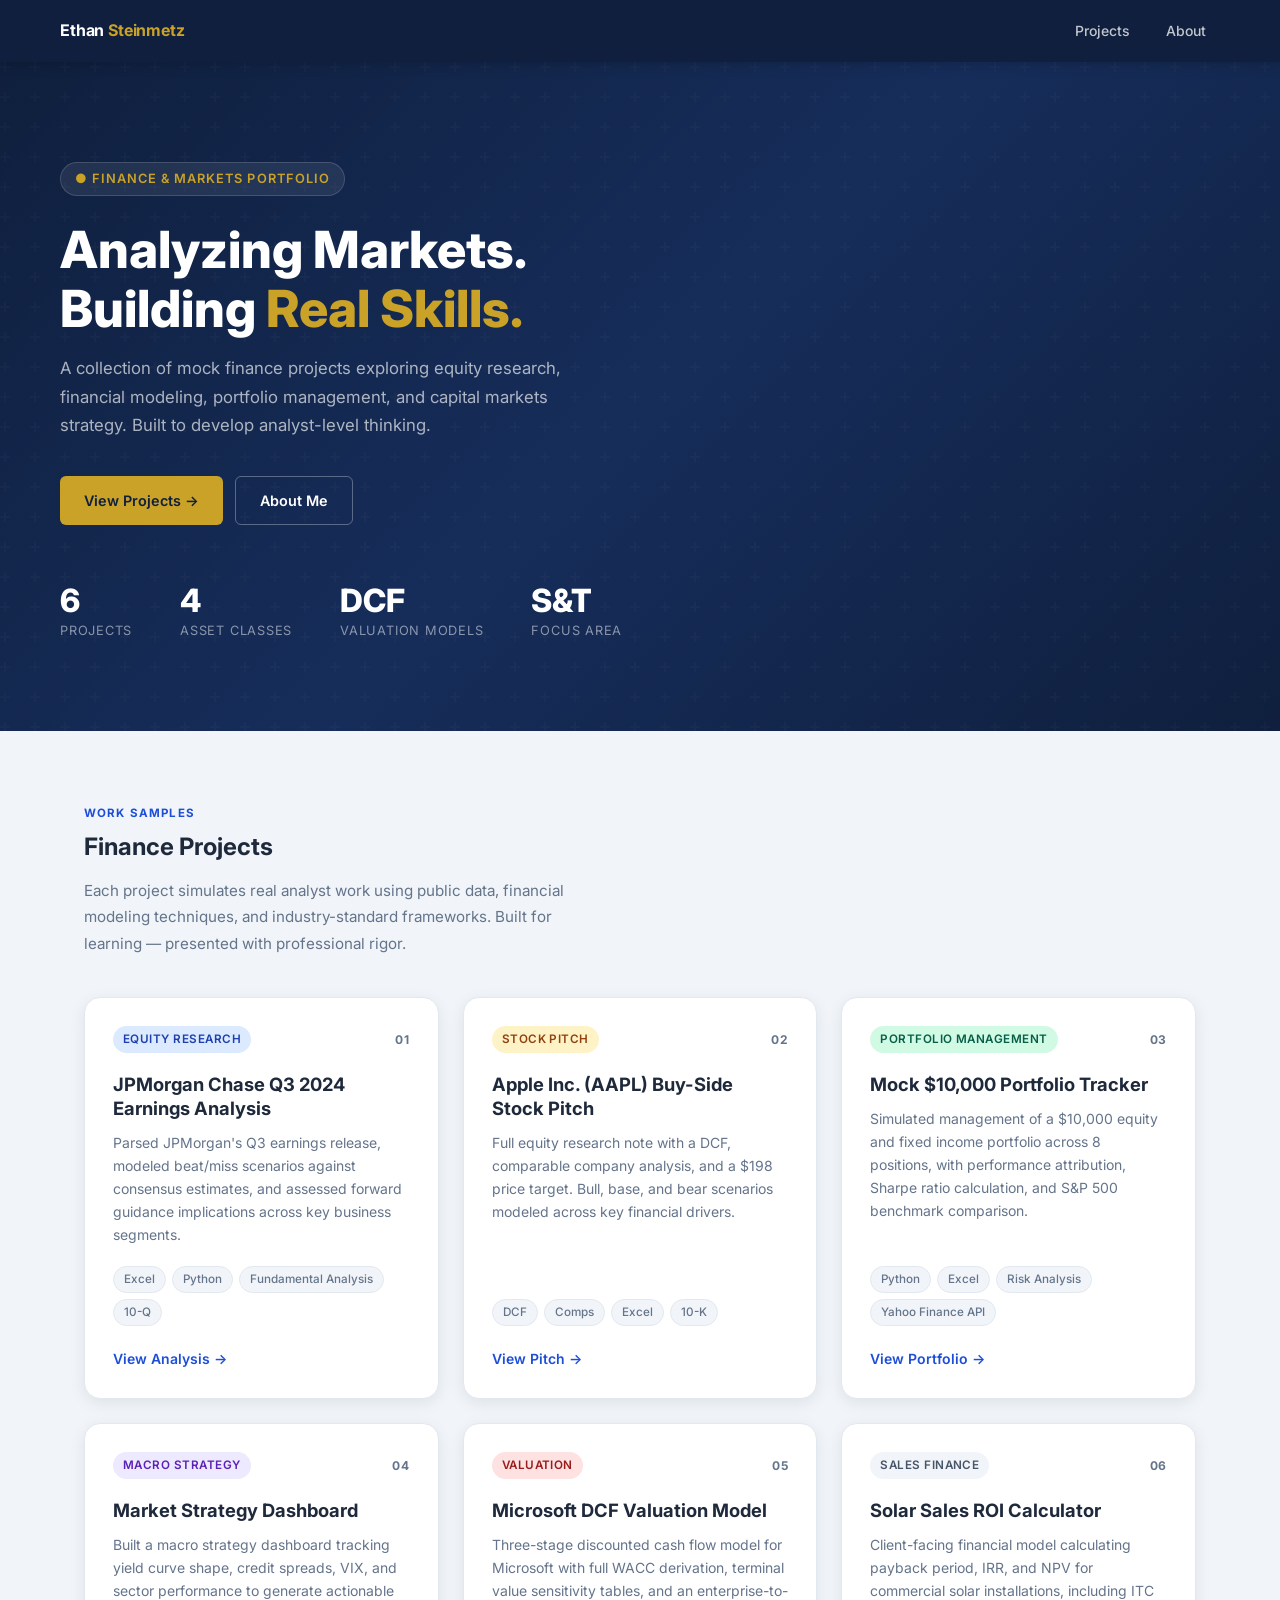
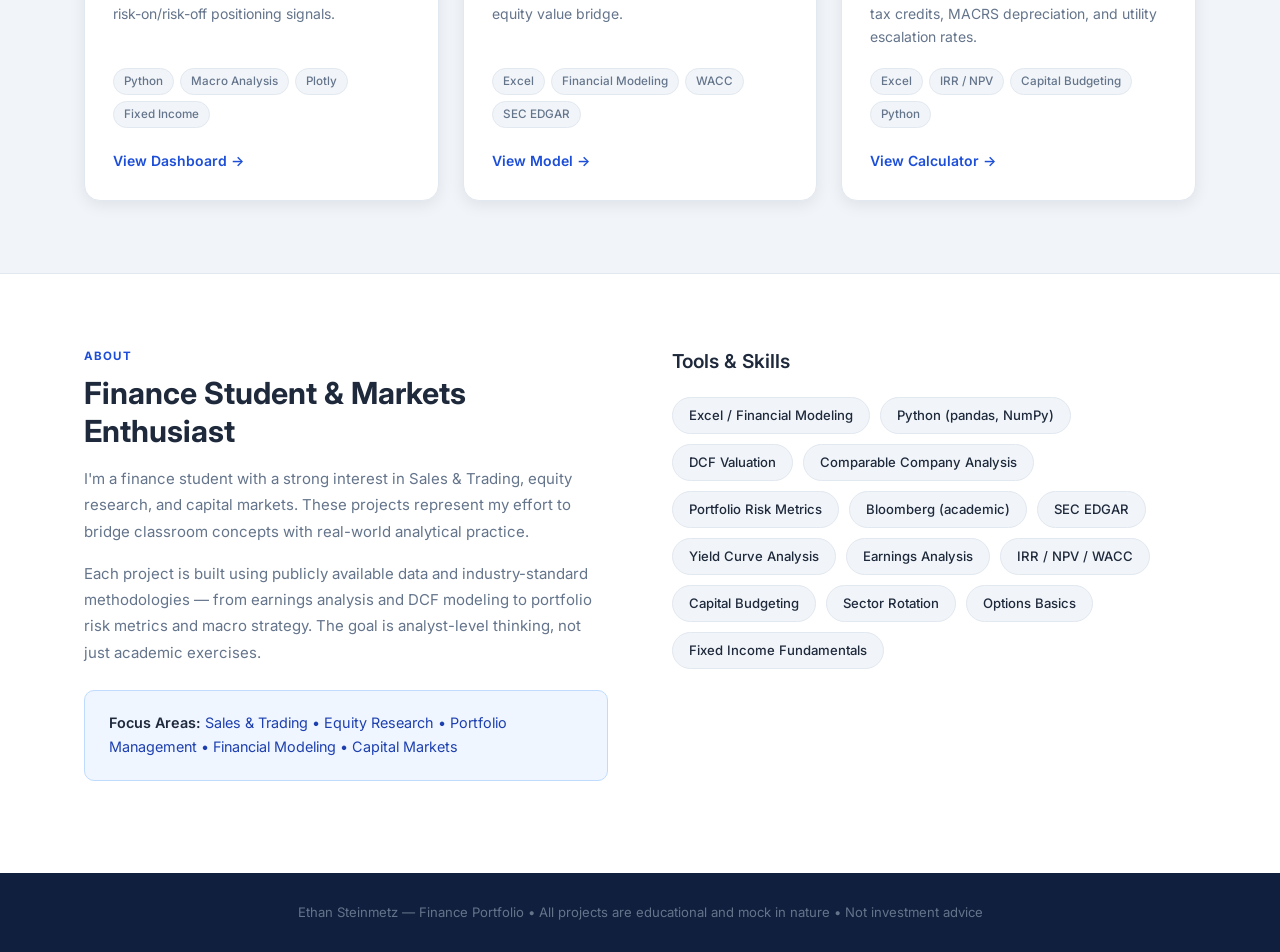
<file: index.html>
<!DOCTYPE html>
<html lang="en">
<head>
  <meta charset="UTF-8" />
  <meta name="viewport" content="width=device-width, initial-scale=1.0" />
  <title>Ethan Steinmetz — Finance Portfolio</title>
  <link rel="stylesheet" href="style.css" />
</head>
<body>

<nav>
  <div class="nav-inner">
    <a href="index.html" class="nav-brand">Ethan <span>Steinmetz</span></a>
    <ul class="nav-links">
      <li><a href="#projects">Projects</a></li>
      <li><a href="#about">About</a></li>
    </ul>
  </div>
</nav>

<!-- HERO -->
<section class="hero">
  <div class="hero-inner">
    <div class="hero-eyebrow">&#9679; Finance & Markets Portfolio</div>
    <h1>Analyzing Markets.<br>Building <span>Real Skills.</span></h1>
    <p class="hero-subtitle">
      A collection of mock finance projects exploring equity research, financial modeling, portfolio management, and capital markets strategy. Built to develop analyst-level thinking.
    </p>
    <div class="hero-actions">
      <a href="#projects" class="btn btn-primary">View Projects &#8594;</a>
      <a href="#about" class="btn btn-outline">About Me</a>
    </div>
    <div class="hero-stats">
      <div>
        <span class="hero-stat-num">6</span>
        <div class="hero-stat-label">Projects</div>
      </div>
      <div>
        <span class="hero-stat-num">4</span>
        <div class="hero-stat-label">Asset Classes</div>
      </div>
      <div>
        <span class="hero-stat-num">DCF</span>
        <div class="hero-stat-label">Valuation Models</div>
      </div>
      <div>
        <span class="hero-stat-num">S&amp;T</span>
        <div class="hero-stat-label">Focus Area</div>
      </div>
    </div>
  </div>
</section>

<!-- PROJECTS -->
<section class="section" id="projects">
  <div class="container">
    <div style="margin-bottom: 40px;">
      <p class="section-label">Work Samples</p>
      <h2 class="section-title">Finance Projects</h2>
      <p style="max-width: 520px; margin-top: 8px; font-size: 0.95rem;">
        Each project simulates real analyst work using public data, financial modeling techniques, and industry-standard frameworks. Built for learning — presented with professional rigor.
      </p>
    </div>

    <div class="projects-grid">

      <!-- Card 1 -->
      <div class="project-card">
        <div class="card-top">
          <span class="badge badge-blue">Equity Research</span>
          <span class="card-number">01</span>
        </div>
        <h3 class="card-title">JPMorgan Chase Q3 2024 Earnings Analysis</h3>
        <p class="card-desc">
          Parsed JPMorgan's Q3 earnings release, modeled beat/miss scenarios against consensus estimates, and assessed forward guidance implications across key business segments.
        </p>
        <div class="card-tags">
          <span class="tag">Excel</span>
          <span class="tag">Python</span>
          <span class="tag">Fundamental Analysis</span>
          <span class="tag">10-Q</span>
        </div>
        <a href="project-jpmorgan.html" class="card-link">View Analysis &#8594;</a>
      </div>

      <!-- Card 2 -->
      <div class="project-card">
        <div class="card-top">
          <span class="badge badge-gold">Stock Pitch</span>
          <span class="card-number">02</span>
        </div>
        <h3 class="card-title">Apple Inc. (AAPL) Buy-Side Stock Pitch</h3>
        <p class="card-desc">
          Full equity research note with a DCF, comparable company analysis, and a $198 price target. Bull, base, and bear scenarios modeled across key financial drivers.
        </p>
        <div class="card-tags">
          <span class="tag">DCF</span>
          <span class="tag">Comps</span>
          <span class="tag">Excel</span>
          <span class="tag">10-K</span>
        </div>
        <a href="project-apple.html" class="card-link">View Pitch &#8594;</a>
      </div>

      <!-- Card 3 -->
      <div class="project-card">
        <div class="card-top">
          <span class="badge badge-green">Portfolio Management</span>
          <span class="card-number">03</span>
        </div>
        <h3 class="card-title">Mock $10,000 Portfolio Tracker</h3>
        <p class="card-desc">
          Simulated management of a $10,000 equity and fixed income portfolio across 8 positions, with performance attribution, Sharpe ratio calculation, and S&amp;P 500 benchmark comparison.
        </p>
        <div class="card-tags">
          <span class="tag">Python</span>
          <span class="tag">Excel</span>
          <span class="tag">Risk Analysis</span>
          <span class="tag">Yahoo Finance API</span>
        </div>
        <a href="project-portfolio.html" class="card-link">View Portfolio &#8594;</a>
      </div>

      <!-- Card 4 -->
      <div class="project-card">
        <div class="card-top">
          <span class="badge badge-purple">Macro Strategy</span>
          <span class="card-number">04</span>
        </div>
        <h3 class="card-title">Market Strategy Dashboard</h3>
        <p class="card-desc">
          Built a macro strategy dashboard tracking yield curve shape, credit spreads, VIX, and sector performance to generate actionable risk-on/risk-off positioning signals.
        </p>
        <div class="card-tags">
          <span class="tag">Python</span>
          <span class="tag">Macro Analysis</span>
          <span class="tag">Plotly</span>
          <span class="tag">Fixed Income</span>
        </div>
        <a href="project-market.html" class="card-link">View Dashboard &#8594;</a>
      </div>

      <!-- Card 5 -->
      <div class="project-card">
        <div class="card-top">
          <span class="badge badge-red">Valuation</span>
          <span class="card-number">05</span>
        </div>
        <h3 class="card-title">Microsoft DCF Valuation Model</h3>
        <p class="card-desc">
          Three-stage discounted cash flow model for Microsoft with full WACC derivation, terminal value sensitivity tables, and an enterprise-to-equity value bridge.
        </p>
        <div class="card-tags">
          <span class="tag">Excel</span>
          <span class="tag">Financial Modeling</span>
          <span class="tag">WACC</span>
          <span class="tag">SEC EDGAR</span>
        </div>
        <a href="project-dcf.html" class="card-link">View Model &#8594;</a>
      </div>

      <!-- Card 6 -->
      <div class="project-card">
        <div class="card-top">
          <span class="badge badge-gray">Sales Finance</span>
          <span class="card-number">06</span>
        </div>
        <h3 class="card-title">Solar Sales ROI Calculator</h3>
        <p class="card-desc">
          Client-facing financial model calculating payback period, IRR, and NPV for commercial solar installations, including ITC tax credits, MACRS depreciation, and utility escalation rates.
        </p>
        <div class="card-tags">
          <span class="tag">Excel</span>
          <span class="tag">IRR / NPV</span>
          <span class="tag">Capital Budgeting</span>
          <span class="tag">Python</span>
        </div>
        <a href="project-solar.html" class="card-link">View Calculator &#8594;</a>
      </div>

    </div>
  </div>
</section>

<!-- ABOUT -->
<section class="section" id="about" style="background: var(--bg-card); border-top: 1px solid var(--border);">
  <div class="container">
    <div class="about-section" style="background: transparent; border: none; box-shadow: none; padding: 0;">
      <div class="two-col" style="gap: 64px; align-items: start;">
        <div>
          <p class="section-label">About</p>
          <h2 style="margin-bottom: 16px;">Finance Student &amp; Markets Enthusiast</h2>
          <p style="margin-bottom: 16px;">
            I'm a finance student with a strong interest in Sales &amp; Trading, equity research, and capital markets. These projects represent my effort to bridge classroom concepts with real-world analytical practice.
          </p>
          <p style="margin-bottom: 24px;">
            Each project is built using publicly available data and industry-standard methodologies — from earnings analysis and DCF modeling to portfolio risk metrics and macro strategy. The goal is analyst-level thinking, not just academic exercises.
          </p>
          <div class="insight-box">
            <p><strong>Focus Areas:</strong> Sales &amp; Trading &bull; Equity Research &bull; Portfolio Management &bull; Financial Modeling &bull; Capital Markets</p>
          </div>
        </div>
        <div>
          <h3 style="margin-bottom: 20px; color: var(--text);">Tools &amp; Skills</h3>
          <div class="skills-list">
            <span class="skill-pill">Excel / Financial Modeling</span>
            <span class="skill-pill">Python (pandas, NumPy)</span>
            <span class="skill-pill">DCF Valuation</span>
            <span class="skill-pill">Comparable Company Analysis</span>
            <span class="skill-pill">Portfolio Risk Metrics</span>
            <span class="skill-pill">Bloomberg (academic)</span>
            <span class="skill-pill">SEC EDGAR</span>
            <span class="skill-pill">Yield Curve Analysis</span>
            <span class="skill-pill">Earnings Analysis</span>
            <span class="skill-pill">IRR / NPV / WACC</span>
            <span class="skill-pill">Capital Budgeting</span>
            <span class="skill-pill">Sector Rotation</span>
            <span class="skill-pill">Options Basics</span>
            <span class="skill-pill">Fixed Income Fundamentals</span>
          </div>
        </div>
      </div>
    </div>
  </div>
</section>

<footer>
  <p>Ethan Steinmetz &mdash; Finance Portfolio &bull; All projects are educational and mock in nature &bull; Not investment advice</p>
</footer>

</body>
</html>
</file>
<file: style.css>
@import url('https://fonts.googleapis.com/css2?family=Inter:wght@300;400;500;600;700;800&family=IBM+Plex+Mono:wght@400;500&display=swap');

:root {
  --navy: #0f1f3d;
  --navy-light: #1a3160;
  --blue: #1d4ed8;
  --blue-light: #3b82f6;
  --gold: #c9a227;
  --gold-light: #e6ba3a;
  --green: #10b981;
  --green-dark: #059669;
  --red: #ef4444;
  --red-dark: #dc2626;
  --bg: #f1f5f9;
  --bg-card: #ffffff;
  --text: #1e293b;
  --text-muted: #64748b;
  --border: #e2e8f0;
  --shadow-sm: 0 1px 3px rgba(0,0,0,0.08);
  --shadow-md: 0 4px 16px rgba(0,0,0,0.08);
  --shadow-lg: 0 8px 32px rgba(0,0,0,0.12);
  --radius: 10px;
  --radius-sm: 6px;
  --radius-lg: 16px;
}

*, *::before, *::after { box-sizing: border-box; margin: 0; padding: 0; }

html { scroll-behavior: smooth; }

body {
  font-family: 'Inter', -apple-system, BlinkMacSystemFont, sans-serif;
  background: var(--bg);
  color: var(--text);
  line-height: 1.6;
  font-size: 15px;
}

/* ── TYPOGRAPHY ── */
h1 { font-size: clamp(2rem, 5vw, 3.2rem); font-weight: 800; line-height: 1.15; }
h2 { font-size: clamp(1.4rem, 3vw, 1.9rem); font-weight: 700; line-height: 1.25; }
h3 { font-size: 1.2rem; font-weight: 600; }
h4 { font-size: 1rem; font-weight: 600; }
p { color: var(--text-muted); line-height: 1.75; }
a { text-decoration: none; color: inherit; }
strong { color: var(--text); font-weight: 600; }

.mono { font-family: 'IBM Plex Mono', monospace; }

/* ── LAYOUT ── */
.container {
  max-width: 1160px;
  margin: 0 auto;
  padding: 0 24px;
}

.section { padding: 72px 0; }

/* ── NAV ── */
nav {
  background: var(--navy);
  padding: 0 24px;
  position: sticky;
  top: 0;
  z-index: 100;
  box-shadow: 0 2px 12px rgba(0,0,0,0.2);
}

.nav-inner {
  max-width: 1160px;
  margin: 0 auto;
  display: flex;
  align-items: center;
  justify-content: space-between;
  height: 62px;
}

.nav-brand {
  color: #fff;
  font-weight: 700;
  font-size: 1rem;
  letter-spacing: -0.01em;
}

.nav-brand span {
  color: var(--gold);
}

.nav-links {
  display: flex;
  gap: 8px;
  list-style: none;
}

.nav-links a {
  color: rgba(255,255,255,0.75);
  font-size: 0.875rem;
  font-weight: 500;
  padding: 6px 14px;
  border-radius: var(--radius-sm);
  transition: all 0.2s;
}

.nav-links a:hover {
  color: #fff;
  background: rgba(255,255,255,0.1);
}

.nav-links a.active {
  color: var(--gold);
}

/* ── HERO (INDEX) ── */
.hero {
  background: linear-gradient(135deg, var(--navy) 0%, #162d5a 50%, #0f1f3d 100%);
  padding: 100px 24px 90px;
  position: relative;
  overflow: hidden;
}

.hero::before {
  content: '';
  position: absolute;
  inset: 0;
  background: url("data:image/svg+xml,%3Csvg width='60' height='60' viewBox='0 0 60 60' xmlns='http://www.w3.org/2000/svg'%3E%3Cg fill='none' fill-rule='evenodd'%3E%3Cg fill='%23ffffff' fill-opacity='0.02'%3E%3Cpath d='M36 34v-4h-2v4h-4v2h4v4h2v-4h4v-2h-4zm0-30V0h-2v4h-4v2h4v4h2V6h4V4h-4zM6 34v-4H4v4H0v2h4v4h2v-4h4v-2H6zM6 4V0H4v4H0v2h4v4h2V6h4V4H6z'/%3E%3C/g%3E%3C/g%3E%3C/svg%3E");
}

.hero-inner {
  max-width: 1160px;
  margin: 0 auto;
  position: relative;
}

.hero-eyebrow {
  display: inline-flex;
  align-items: center;
  gap: 8px;
  background: rgba(255,255,255,0.08);
  border: 1px solid rgba(255,255,255,0.15);
  color: var(--gold);
  font-size: 0.8rem;
  font-weight: 600;
  letter-spacing: 0.08em;
  text-transform: uppercase;
  padding: 6px 14px;
  border-radius: 100px;
  margin-bottom: 24px;
}

.hero h1 {
  color: #fff;
  margin-bottom: 16px;
}

.hero h1 span {
  color: var(--gold);
}

.hero-subtitle {
  color: rgba(255,255,255,0.65);
  font-size: 1.05rem;
  max-width: 540px;
  margin-bottom: 36px;
  line-height: 1.7;
}

.hero-actions {
  display: flex;
  gap: 12px;
  flex-wrap: wrap;
  margin-bottom: 60px;
}

.btn {
  display: inline-flex;
  align-items: center;
  gap: 8px;
  padding: 12px 24px;
  border-radius: var(--radius-sm);
  font-weight: 600;
  font-size: 0.9rem;
  transition: all 0.2s;
  cursor: pointer;
  border: none;
}

.btn-primary {
  background: var(--gold);
  color: var(--navy);
}

.btn-primary:hover {
  background: var(--gold-light);
  transform: translateY(-1px);
  box-shadow: 0 4px 16px rgba(201, 162, 39, 0.35);
}

.btn-outline {
  background: transparent;
  border: 1.5px solid rgba(255,255,255,0.3);
  color: #fff;
}

.btn-outline:hover {
  background: rgba(255,255,255,0.08);
  border-color: rgba(255,255,255,0.5);
}

.hero-stats {
  display: flex;
  gap: 48px;
  flex-wrap: wrap;
}

.hero-stat-num {
  font-size: 2rem;
  font-weight: 800;
  color: #fff;
  display: block;
  line-height: 1;
}

.hero-stat-label {
  font-size: 0.8rem;
  color: rgba(255,255,255,0.5);
  text-transform: uppercase;
  letter-spacing: 0.06em;
  margin-top: 4px;
}

/* ── PROJECT CARDS ── */
.projects-grid {
  display: grid;
  grid-template-columns: repeat(auto-fill, minmax(340px, 1fr));
  gap: 24px;
}

.project-card {
  background: var(--bg-card);
  border-radius: var(--radius-lg);
  padding: 28px;
  box-shadow: var(--shadow-md);
  border: 1px solid var(--border);
  transition: all 0.25s;
  display: flex;
  flex-direction: column;
}

.project-card:hover {
  transform: translateY(-4px);
  box-shadow: var(--shadow-lg);
  border-color: rgba(29, 78, 216, 0.2);
}

.card-top {
  display: flex;
  align-items: center;
  justify-content: space-between;
  margin-bottom: 20px;
}

.card-number {
  font-size: 0.75rem;
  font-weight: 700;
  color: var(--text-muted);
  letter-spacing: 0.06em;
}

.card-title {
  font-size: 1.15rem;
  font-weight: 700;
  color: var(--text);
  margin-bottom: 10px;
  line-height: 1.3;
}

.card-desc {
  font-size: 0.875rem;
  color: var(--text-muted);
  line-height: 1.65;
  flex: 1;
  margin-bottom: 20px;
}

.card-tags {
  display: flex;
  flex-wrap: wrap;
  gap: 6px;
  margin-bottom: 22px;
}

.tag {
  font-size: 0.73rem;
  font-weight: 500;
  padding: 3px 10px;
  border-radius: 100px;
  background: var(--bg);
  color: var(--text-muted);
  border: 1px solid var(--border);
}

.card-link {
  display: inline-flex;
  align-items: center;
  gap: 6px;
  color: var(--blue);
  font-size: 0.875rem;
  font-weight: 600;
  transition: gap 0.2s;
  margin-top: auto;
}

.card-link:hover { gap: 10px; }

/* ── BADGES ── */
.badge {
  display: inline-flex;
  align-items: center;
  gap: 5px;
  font-size: 0.73rem;
  font-weight: 600;
  padding: 4px 10px;
  border-radius: 100px;
  letter-spacing: 0.04em;
  text-transform: uppercase;
}

.badge-blue { background: #dbeafe; color: #1e40af; }
.badge-gold { background: #fef3c7; color: #92400e; }
.badge-green { background: #d1fae5; color: #065f46; }
.badge-purple { background: #ede9fe; color: #5b21b6; }
.badge-red { background: #fee2e2; color: #991b1b; }
.badge-gray { background: #f1f5f9; color: #475569; }

/* ── PROJECT HERO ── */
.project-hero {
  background: linear-gradient(135deg, var(--navy) 0%, #162d5a 100%);
  padding: 64px 24px 56px;
}

.project-hero-inner {
  max-width: 1160px;
  margin: 0 auto;
}

.project-hero-back {
  display: inline-flex;
  align-items: center;
  gap: 6px;
  color: rgba(255,255,255,0.55);
  font-size: 0.85rem;
  font-weight: 500;
  margin-bottom: 24px;
  transition: color 0.2s;
}

.project-hero-back:hover { color: rgba(255,255,255,0.9); }

.project-hero h1 {
  color: #fff;
  margin-bottom: 12px;
}

.project-hero-meta {
  display: flex;
  align-items: center;
  gap: 16px;
  flex-wrap: wrap;
  margin-top: 16px;
}

.project-hero-meta span {
  color: rgba(255,255,255,0.5);
  font-size: 0.85rem;
}

.project-hero-meta .sep { color: rgba(255,255,255,0.2); }

/* ── QUICK STATS ── */
.stats-bar {
  background: var(--navy);
  padding: 24px;
  border-bottom: 1px solid rgba(255,255,255,0.06);
}

.stats-bar-inner {
  max-width: 1160px;
  margin: 0 auto;
  display: grid;
  grid-template-columns: repeat(4, 1fr);
  gap: 1px;
  background: rgba(255,255,255,0.08);
  border-radius: var(--radius);
  overflow: hidden;
}

.stat-item {
  background: rgba(255,255,255,0.03);
  padding: 20px 24px;
  text-align: center;
}

.stat-value {
  font-size: 1.5rem;
  font-weight: 800;
  color: #fff;
  font-family: 'IBM Plex Mono', monospace;
  line-height: 1;
  margin-bottom: 4px;
}

.stat-value.positive { color: var(--green); }
.stat-value.negative { color: var(--red); }
.stat-value.gold { color: var(--gold); }

.stat-label {
  font-size: 0.72rem;
  color: rgba(255,255,255,0.45);
  text-transform: uppercase;
  letter-spacing: 0.07em;
  font-weight: 500;
}

/* ── CONTENT SECTIONS ── */
.project-content {
  max-width: 1160px;
  margin: 0 auto;
  padding: 56px 24px;
}

.content-section {
  margin-bottom: 56px;
}

.section-label {
  font-size: 0.72rem;
  font-weight: 700;
  letter-spacing: 0.1em;
  text-transform: uppercase;
  color: var(--blue);
  margin-bottom: 8px;
}

.section-title {
  font-size: 1.5rem;
  font-weight: 700;
  color: var(--text);
  margin-bottom: 16px;
}

.section-body {
  font-size: 0.95rem;
  color: var(--text-muted);
  line-height: 1.8;
  max-width: 740px;
}

/* ── TWO COL ── */
.two-col {
  display: grid;
  grid-template-columns: 1fr 1fr;
  gap: 24px;
}

.three-col {
  display: grid;
  grid-template-columns: repeat(3, 1fr);
  gap: 20px;
}

/* ── INFO CARDS ── */
.info-card {
  background: var(--bg-card);
  border: 1px solid var(--border);
  border-radius: var(--radius);
  padding: 24px;
  box-shadow: var(--shadow-sm);
}

.info-card h4 {
  color: var(--text);
  margin-bottom: 14px;
  display: flex;
  align-items: center;
  gap: 8px;
}

.info-card h4::before {
  content: '';
  display: inline-block;
  width: 3px;
  height: 16px;
  background: var(--blue);
  border-radius: 2px;
}

/* ── TOOL TAGS ── */
.tools-list {
  display: flex;
  flex-wrap: wrap;
  gap: 8px;
}

.tool-tag {
  background: #f8fafc;
  border: 1.5px solid var(--border);
  color: var(--text);
  font-size: 0.8rem;
  font-weight: 600;
  padding: 6px 14px;
  border-radius: var(--radius-sm);
  transition: all 0.2s;
}

.tool-tag:hover {
  border-color: var(--blue);
  color: var(--blue);
  background: #eff6ff;
}

/* ── CONCEPTS LIST ── */
.concept-list {
  list-style: none;
  display: flex;
  flex-direction: column;
  gap: 10px;
}

.concept-list li {
  display: flex;
  align-items: flex-start;
  gap: 10px;
  font-size: 0.875rem;
  color: var(--text-muted);
  line-height: 1.55;
}

.concept-list li::before {
  content: '→';
  color: var(--blue);
  font-weight: 700;
  flex-shrink: 0;
  margin-top: 1px;
}

/* ── PROCESS STEPS ── */
.process-steps {
  display: flex;
  flex-direction: column;
  gap: 16px;
}

.process-step {
  display: flex;
  gap: 20px;
  background: var(--bg-card);
  border: 1px solid var(--border);
  border-radius: var(--radius);
  padding: 20px 24px;
  box-shadow: var(--shadow-sm);
  align-items: flex-start;
}

.step-num {
  font-size: 1.1rem;
  font-weight: 800;
  color: var(--blue);
  font-family: 'IBM Plex Mono', monospace;
  min-width: 32px;
  line-height: 1;
  padding-top: 2px;
}

.step-content h4 {
  color: var(--text);
  margin-bottom: 4px;
  font-size: 0.95rem;
}

.step-content p {
  font-size: 0.875rem;
  line-height: 1.65;
}

/* ── DATA TABLES ── */
.table-wrap {
  overflow-x: auto;
  border-radius: var(--radius);
  box-shadow: var(--shadow-sm);
  border: 1px solid var(--border);
}

table.data-table {
  width: 100%;
  border-collapse: collapse;
  font-size: 0.875rem;
}

.data-table thead {
  background: var(--navy);
  color: rgba(255,255,255,0.9);
}

.data-table thead th {
  padding: 12px 18px;
  text-align: left;
  font-size: 0.75rem;
  font-weight: 600;
  letter-spacing: 0.05em;
  text-transform: uppercase;
}

.data-table tbody tr {
  border-bottom: 1px solid var(--border);
  transition: background 0.15s;
}

.data-table tbody tr:last-child { border-bottom: none; }
.data-table tbody tr:hover { background: #f8fafc; }

.data-table tbody td {
  padding: 12px 18px;
  color: var(--text);
}

.data-table .mono-cell {
  font-family: 'IBM Plex Mono', monospace;
  font-size: 0.83rem;
}

.data-table .positive { color: var(--green-dark); font-weight: 600; }
.data-table .negative { color: var(--red-dark); font-weight: 600; }
.data-table .highlight-row { background: #fffbeb; }
.data-table .total-row { background: #f1f5f9; font-weight: 700; }
.data-table .total-row td { color: var(--text); }

/* ── FINDINGS ── */
.findings-grid {
  display: grid;
  grid-template-columns: repeat(auto-fill, minmax(240px, 1fr));
  gap: 16px;
}

.finding-card {
  background: var(--bg-card);
  border: 1px solid var(--border);
  border-left: 4px solid var(--blue);
  border-radius: var(--radius);
  padding: 20px;
  box-shadow: var(--shadow-sm);
}

.finding-card.gold-accent { border-left-color: var(--gold); }
.finding-card.green-accent { border-left-color: var(--green); }
.finding-card.red-accent { border-left-color: var(--red); }

.finding-card h4 {
  font-size: 0.85rem;
  font-weight: 700;
  color: var(--text-muted);
  text-transform: uppercase;
  letter-spacing: 0.05em;
  margin-bottom: 8px;
}

.finding-card p {
  font-size: 0.9rem;
  color: var(--text);
  line-height: 1.6;
}

/* ── INSIGHT BOXES ── */
.insight-box {
  background: #eff6ff;
  border: 1px solid #bfdbfe;
  border-radius: var(--radius);
  padding: 20px 24px;
  margin: 20px 0;
}

.insight-box p {
  color: #1e40af;
  font-size: 0.9rem;
  line-height: 1.7;
}

.insight-box.gold-box {
  background: #fffbeb;
  border-color: #fde68a;
}

.insight-box.gold-box p { color: #92400e; }

.insight-box.green-box {
  background: #ecfdf5;
  border-color: #a7f3d0;
}

.insight-box.green-box p { color: #065f46; }

/* ── LEARNED / MATTERS ── */
.learned-section {
  background: var(--navy);
  border-radius: var(--radius-lg);
  padding: 36px;
  color: #fff;
}

.learned-section .section-label { color: var(--gold); }
.learned-section .section-title { color: #fff; }

.learned-grid {
  display: grid;
  grid-template-columns: 1fr 1fr;
  gap: 16px;
  margin-top: 24px;
}

.learned-item {
  background: rgba(255,255,255,0.05);
  border: 1px solid rgba(255,255,255,0.1);
  border-radius: var(--radius);
  padding: 18px 20px;
}

.learned-item h4 {
  color: var(--gold);
  font-size: 0.85rem;
  margin-bottom: 6px;
}

.learned-item p {
  color: rgba(255,255,255,0.65);
  font-size: 0.85rem;
  line-height: 1.6;
}

.matters-section {
  background: linear-gradient(135deg, #f0fdf4, #ecfdf5);
  border: 1px solid #a7f3d0;
  border-radius: var(--radius-lg);
  padding: 36px;
}

.matters-section .section-label { color: var(--green-dark); }
.matters-section .section-title { color: var(--navy); }
.matters-section p { color: #065f46; }

/* ── CHART CONTAINER ── */
.chart-wrap {
  background: var(--bg-card);
  border: 1px solid var(--border);
  border-radius: var(--radius);
  padding: 24px;
  box-shadow: var(--shadow-sm);
}

.chart-title {
  font-size: 0.85rem;
  font-weight: 700;
  color: var(--text);
  margin-bottom: 20px;
  text-transform: uppercase;
  letter-spacing: 0.05em;
}

/* ── PROJECT NAV ── */
.project-nav {
  background: var(--bg-card);
  border-top: 1px solid var(--border);
  padding: 28px 24px;
}

.project-nav-inner {
  max-width: 1160px;
  margin: 0 auto;
  display: flex;
  justify-content: space-between;
  align-items: center;
}

.project-nav-link {
  display: flex;
  flex-direction: column;
  gap: 4px;
}

.pnl-label {
  font-size: 0.72rem;
  text-transform: uppercase;
  letter-spacing: 0.07em;
  color: var(--text-muted);
  font-weight: 500;
}

.pnl-title {
  font-size: 0.95rem;
  font-weight: 700;
  color: var(--blue);
}

/* ── DISCLAIMER ── */
.disclaimer {
  background: #f8fafc;
  border: 1px solid var(--border);
  border-radius: var(--radius-sm);
  padding: 14px 18px;
  font-size: 0.75rem;
  color: var(--text-muted);
  line-height: 1.6;
  margin-top: 16px;
}

/* ── ABOUT SECTION ── */
.about-section {
  background: var(--bg-card);
  border-radius: var(--radius-lg);
  padding: 48px;
  box-shadow: var(--shadow-md);
  border: 1px solid var(--border);
}

.skills-list {
  display: flex;
  flex-wrap: wrap;
  gap: 10px;
  margin-top: 20px;
}

.skill-pill {
  background: var(--bg);
  border: 1.5px solid var(--border);
  color: var(--text);
  font-size: 0.82rem;
  font-weight: 500;
  padding: 7px 16px;
  border-radius: 100px;
}

/* ── FOOTER ── */
footer {
  background: var(--navy);
  color: rgba(255,255,255,0.45);
  text-align: center;
  padding: 28px 24px;
  font-size: 0.82rem;
}

footer a { color: var(--gold); }

/* ── RESPONSIVE ── */
@media (max-width: 768px) {
  .two-col, .three-col { grid-template-columns: 1fr; }
  .learned-grid { grid-template-columns: 1fr; }
  .stats-bar-inner { grid-template-columns: repeat(2, 1fr); }
  .hero { padding: 64px 24px 56px; }
  .project-hero { padding: 40px 24px 36px; }
  .about-section { padding: 28px; }
  .process-step { flex-direction: column; gap: 10px; }
  .project-nav-inner { flex-direction: column; gap: 20px; }
  .projects-grid { grid-template-columns: 1fr; }
}

@media (max-width: 480px) {
  .stats-bar-inner { grid-template-columns: 1fr 1fr; }
  .hero-stats { gap: 24px; }
  .findings-grid { grid-template-columns: 1fr; }
}
</file>
